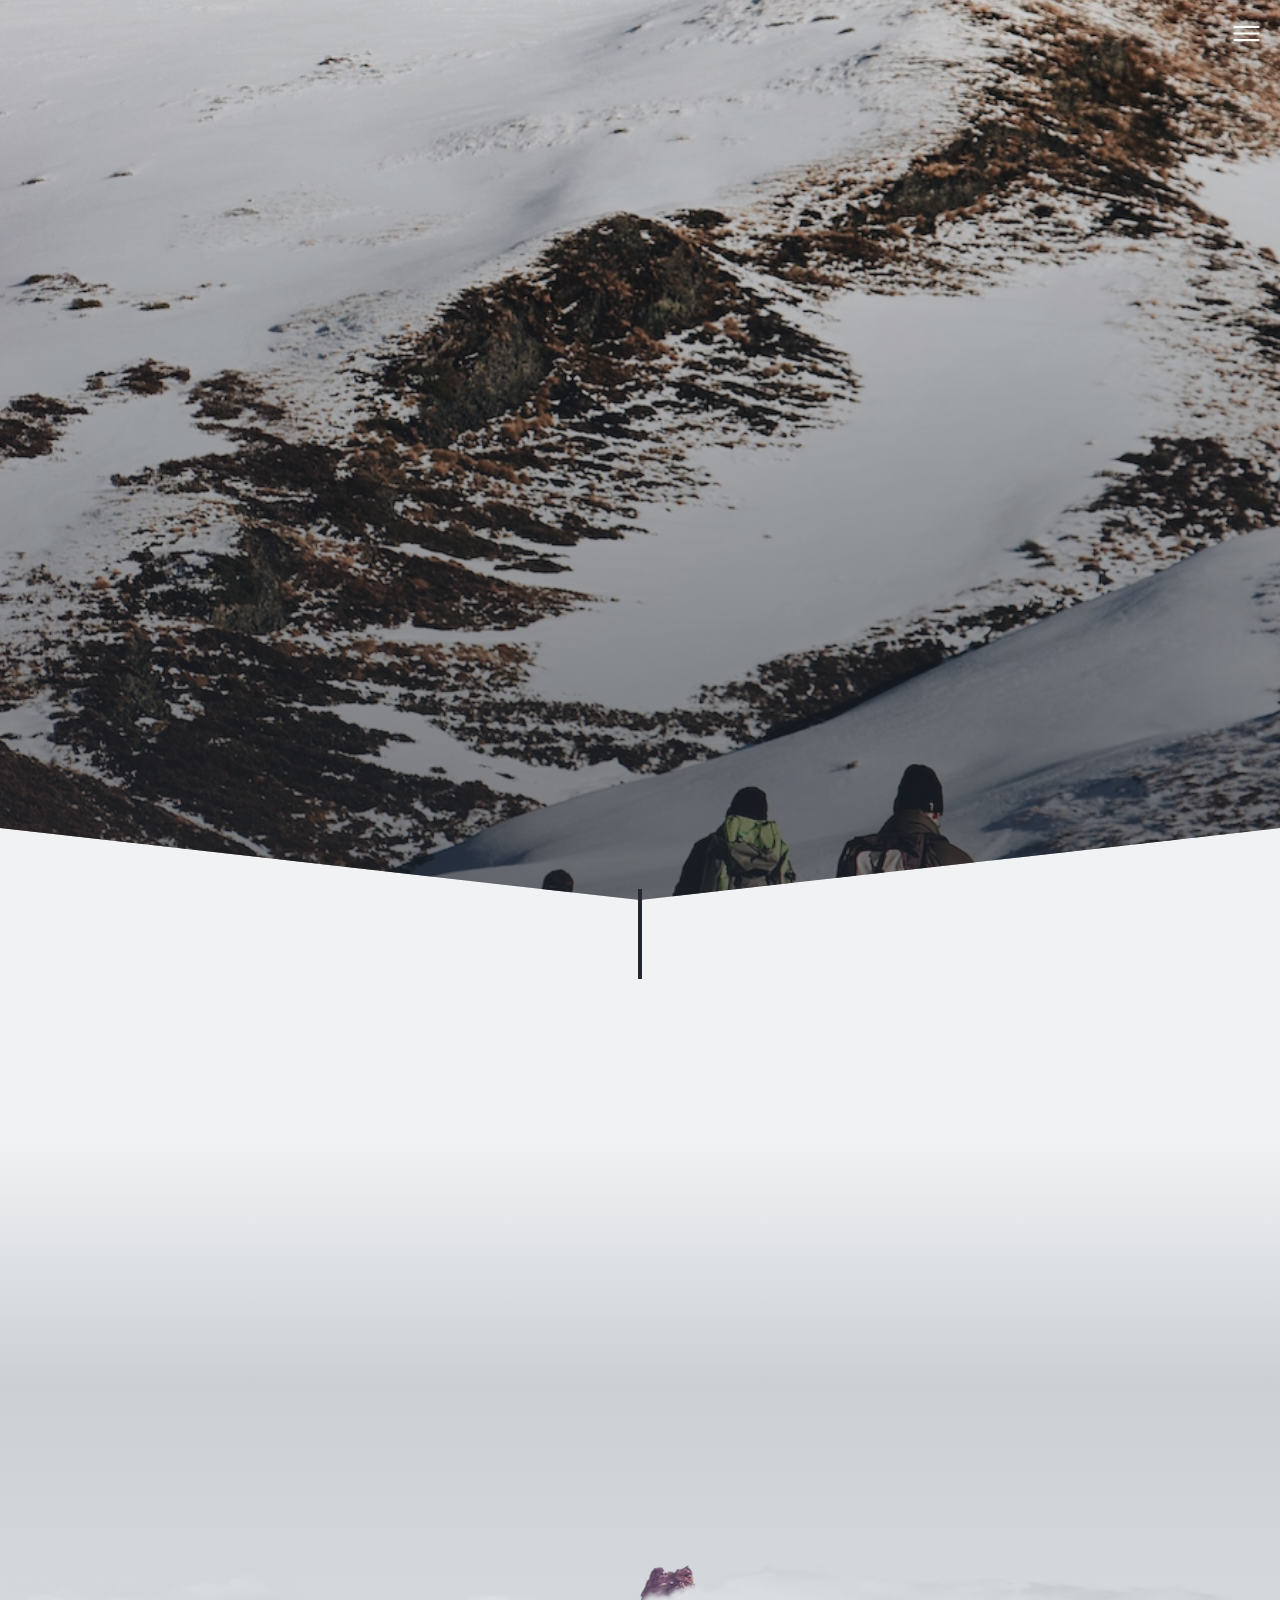
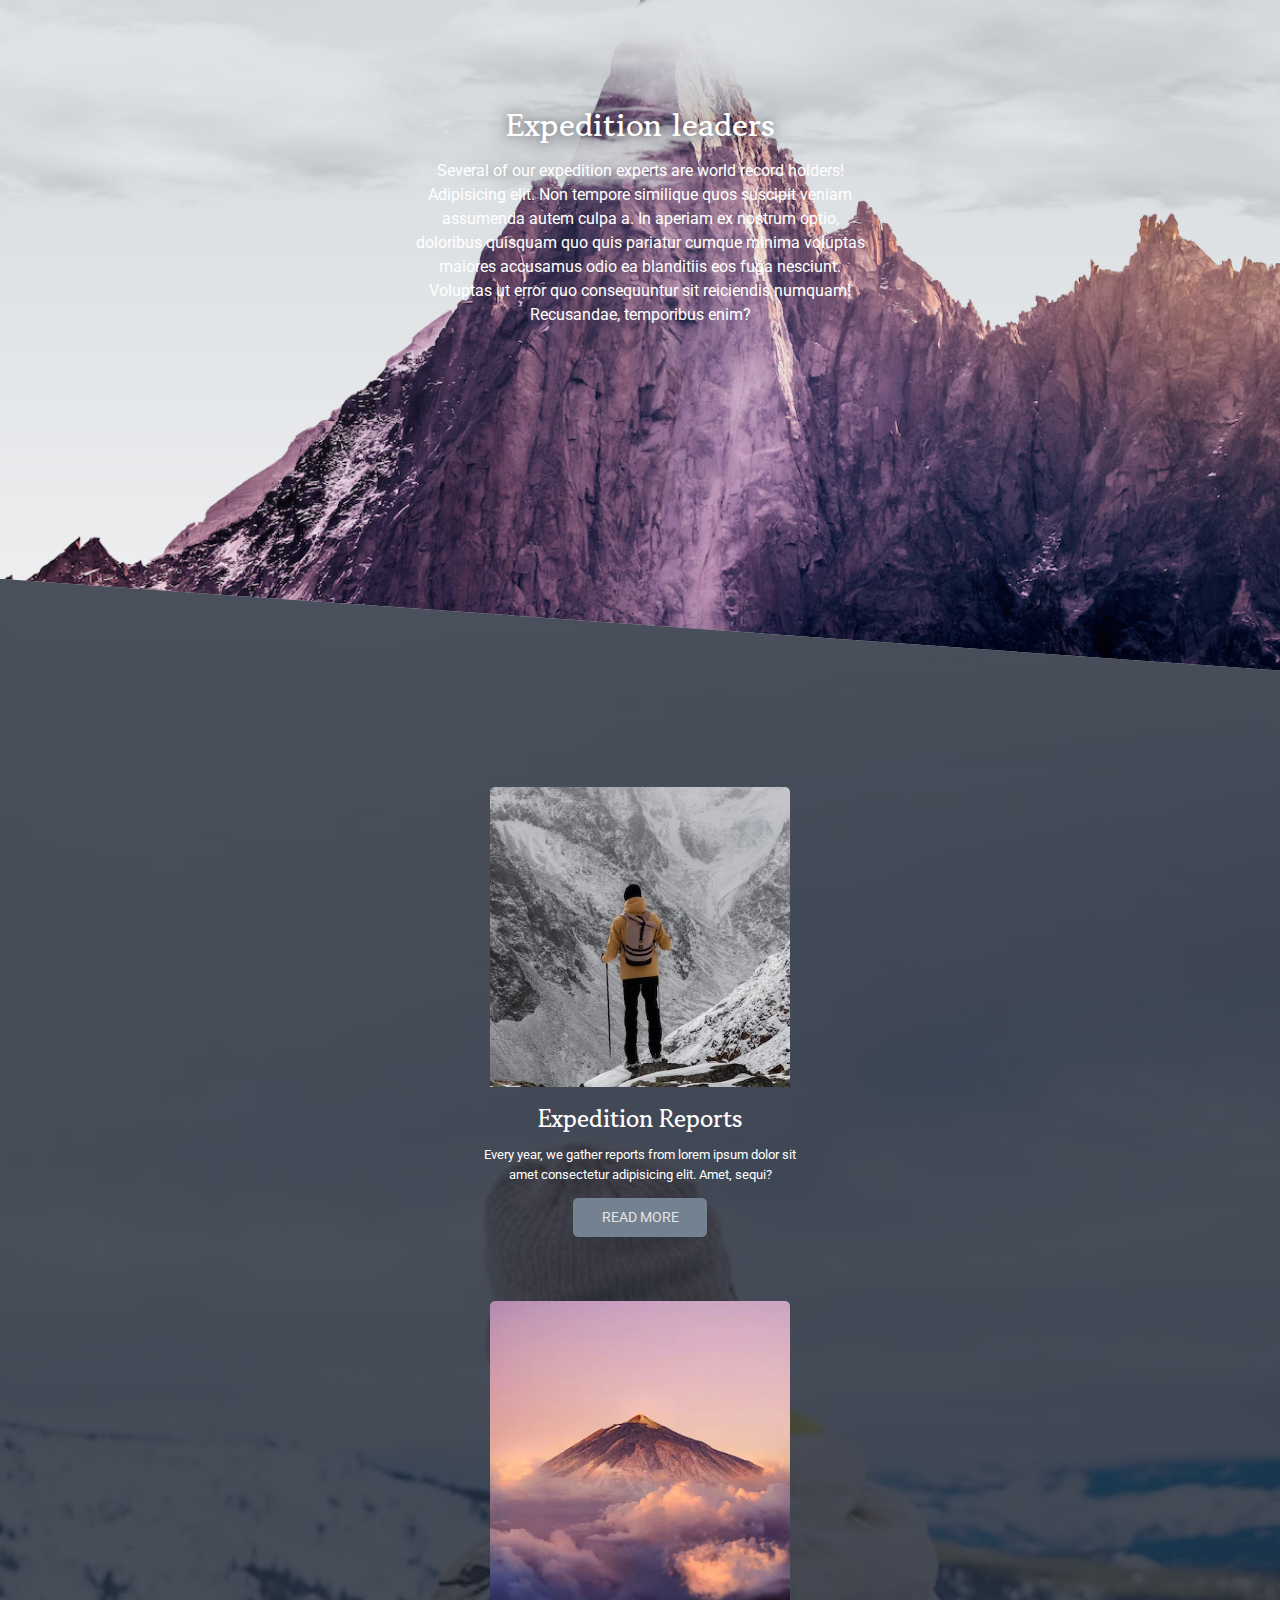
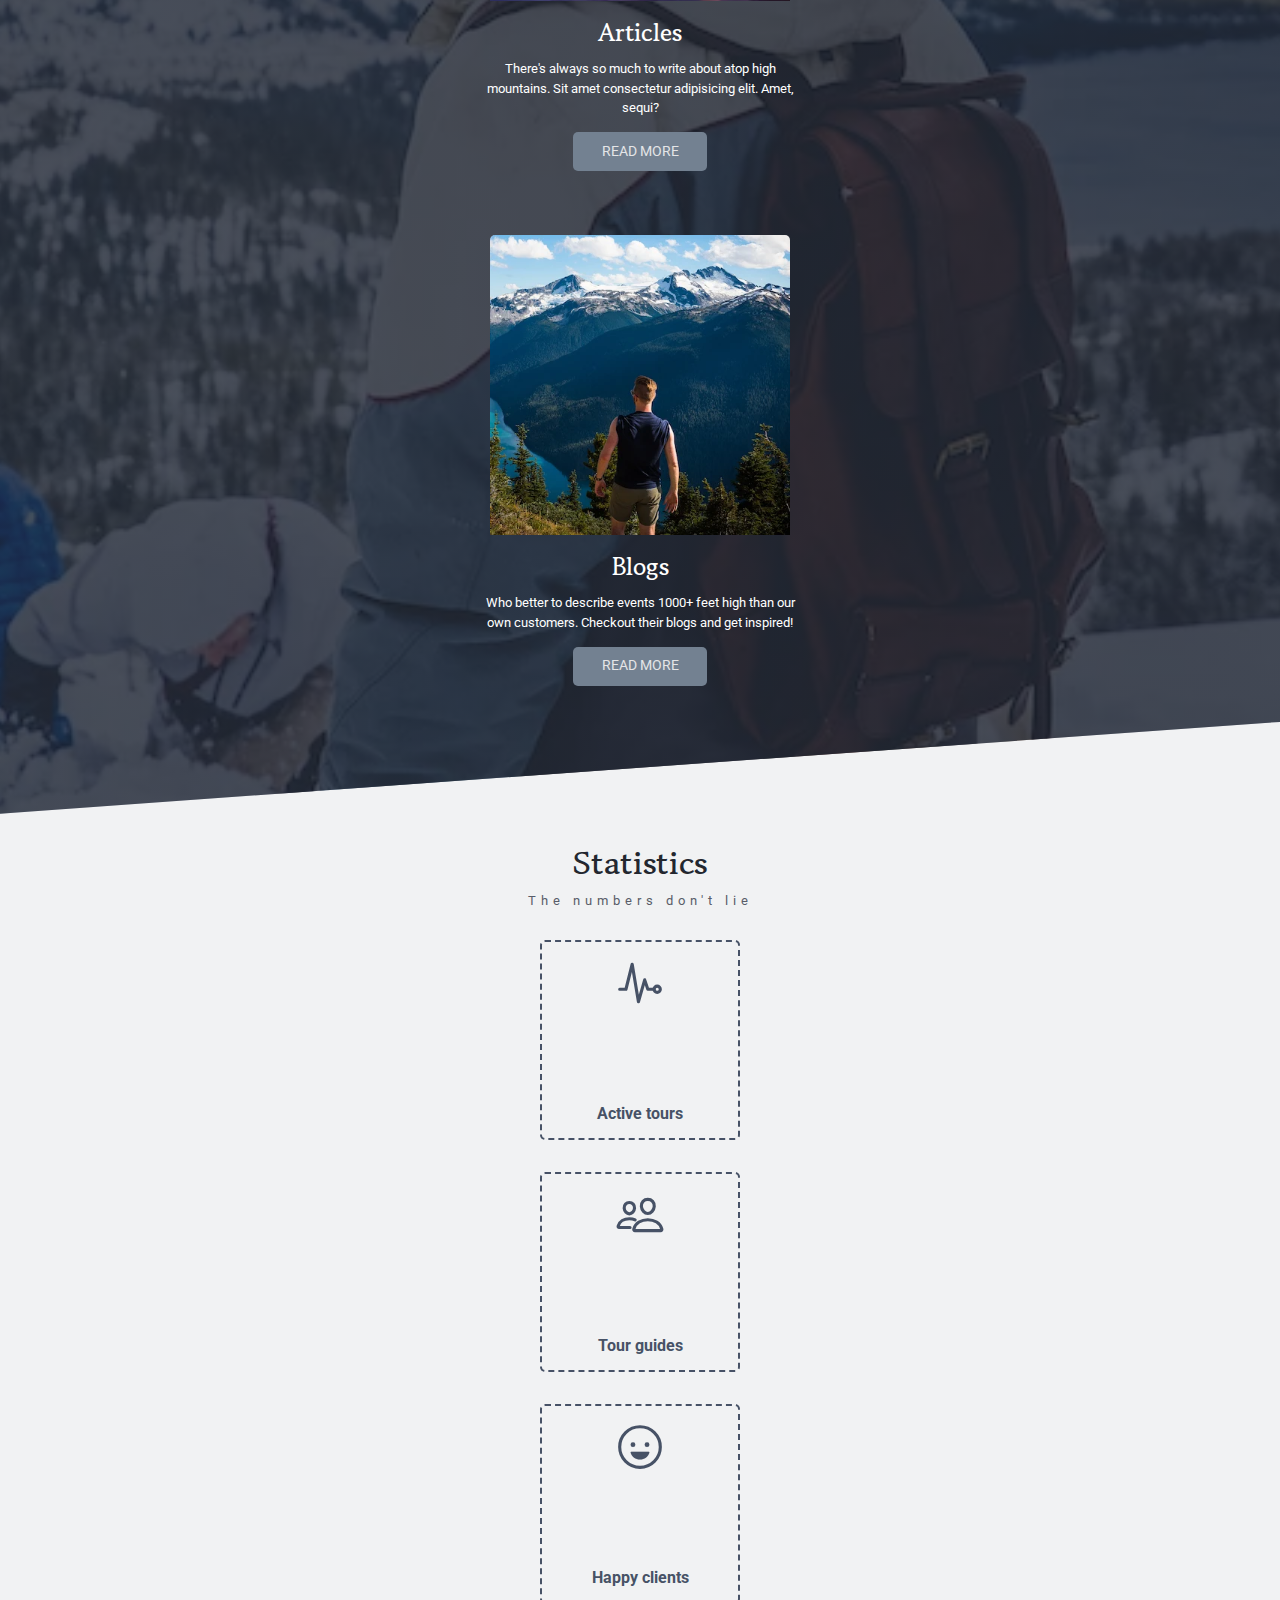
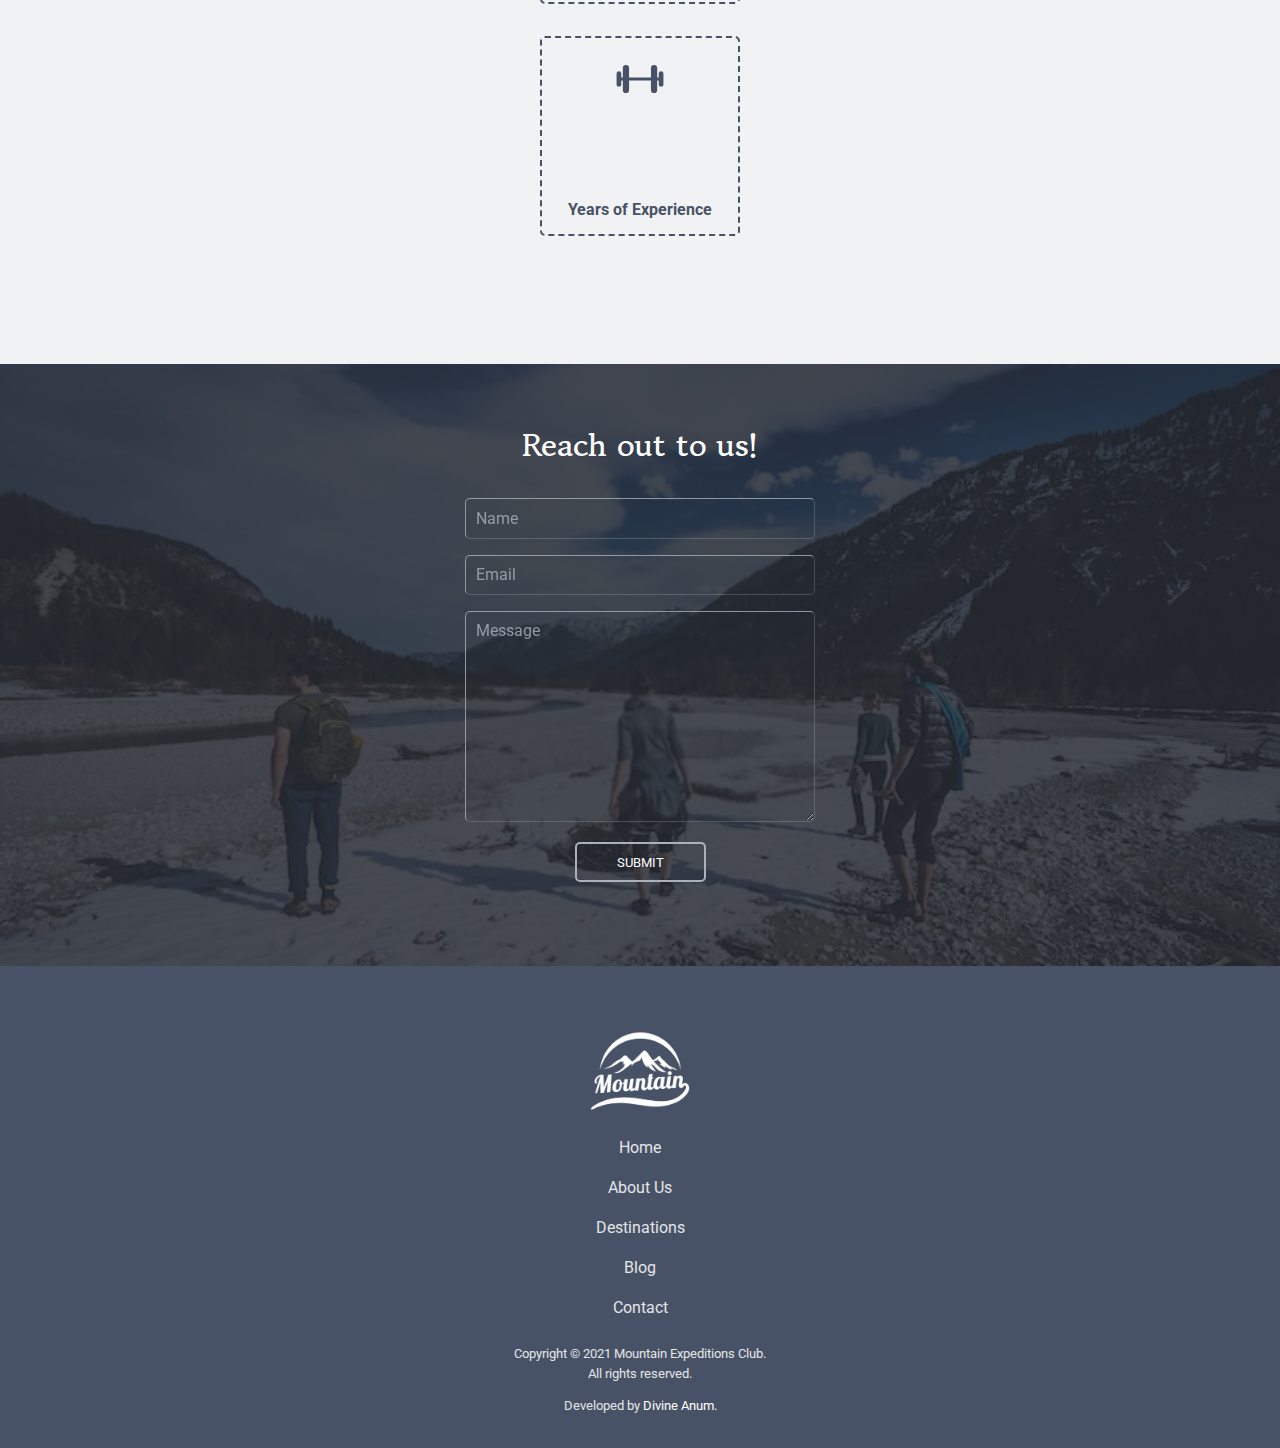
<file: index.html>
<!DOCTYPE html>
<html lang="en">
    <head>
        <meta charset="UTF-8" />
        <meta http-equiv="X-UA-Compatible" content="IE=edge" />
        <meta name="viewport" content="width=device-width, initial-scale=1.0" />
        <title>Adventure Club</title>
        <!-- Google font -->
        <link rel="preconnect" href="https://fonts.googleapis.com" />
        <link rel="preconnect" href="https://fonts.gstatic.com" crossorigin />
        <link href="https://fonts.googleapis.com/css2?family=Gowun+Batang:wght@400;700&family=Roboto:ital,wght@0,300;0,400;1,700;1,900&display=swap" rel="stylesheet" />
        <!-- CSS -->
        <link rel="stylesheet" href="style.css" />
        <!-- Javascript -->
        <script src="./script.js" defer></script>
    </head>
    <body id="body">

        <!-- Header: Navbar, Banner -->
        <header class="header">
            <nav class="header__main-nav">
                <div class="header__nav-content">
                    <button type="button" class="header__toggle-btn">
                        <svg class="header__toggle-icon" xmlns="http://www.w3.org/2000/svg" viewBox="0 0 512 512"><title>ionicons-v5-j</title><line class="line1" x1="80" y1="160" x2="432" y2="160" style="fill:none;stroke-linecap:round;stroke-miterlimit:10;stroke-width:32px"/><line class="line2" x1="80" y1="256" x2="432" y2="256" style="fill:none;stroke-linecap:round;stroke-miterlimit:10;stroke-width:32px"/><line class="line3" x1="80" y1="352" x2="432" y2="352" style="fill:none;stroke-linecap:round;stroke-miterlimit:10;stroke-width:32px"/></svg>
                    </button>
                    <div class="header__nav-list-container">
                        <ul class="header__nav-list">
                            <li class="header__nav-list-item"><a href="#">Home</a></li>
                            <li class="header__nav-list-item"><a href="#">About Us</a></li>
                            <li class="header__nav-list-item"><a href="#">Destinations</a></li>
                            <li class="header__nav-list-item"><a href="#">Blog</a></li>
                            <li class="header__nav-list-item"><a href="#">Contact</a></li>
                        </ul>
                    </div>
                </div>
            </nav>
            
            <div class="header__banner">
                <div class="container header__banner-text-wrapper">
                    <img class="header__banner-logo banner fade-in-top" src="./assets/logos/mountain-logo-white.png" alt="">
                    <h1 class="header__heading banner fade-in-left delay-p5">Welcome to Mountain Expeditions Club!</h1>
                    <p class="header__intro-text banner fade-in-bottom delay-1">Overseers Expeditions, Mountain Challenges, Private Guiding & Instructing</p>
                </div>
            </div>
        </header>
        <!-- End Header: Navbar, Banner -->

        <!-- Had to put it outside to prevent clipping -->
        <a class="back-to-top-btn" href="#">
            <svg class="back-to-top-icon" xmlns="http://www.w3.org/2000/svg" viewBox="0 0 512 512"><title>ionicons-v5-b</title><path d="M414,321.94,274.22,158.82a24,24,0,0,0-36.44,0L98,321.94c-13.34,15.57-2.28,39.62,18.22,39.62H395.82C416.32,361.56,427.38,337.51,414,321.94Z"/></svg>
        </a>
        
        <!-- About Section -->
        <section class="about">
            <div class="container">
                <h2 class="about__heading fade fade-in-bottom">About Us</h2>
                <div class="row">
                    <div class="col">
                        <p class="about__text fade fade-in-left delay-p3"><strong>Mountain Expedition</strong> is a fast growing Swiss-based group founded
                            by an extraterrestrial. Lorem ipsum dolor sit amet consectetur adipisicing elit. Totam, quas.
                        </p>
                        <p class="about__text fade fade-in-right delay-p4">Our work <strong>culture</strong> is second to none dolor, sit amet consectetur adipisicing elit. Inventore delectus aliquid, similique error ratione nisi.</p>
                    </div>
                    <div class="col">
                        <p class="about__text fade fade-in-bottom delay-p4">We <strong>prioritize</strong> customer satisfaction dolor sit amet consectetur adipisicing elit. Rem itaque nostrum quod iusto! Sint amet adipisci modi voluptatum iste qui. Maxime ex temporibus vitae praesentium dolorum quas sed inventore dolore?</p>
                        <a href="#" class="about__about-btn fade fade-in-right delay-p4">Read More</a>
                    </div>
                </div>
            </div>
        </section>
        <!-- End About Section -->

        <!-- Leaders Section -->
        <section class="leaders">
            <div class="container">
                <img src="./assets/logos/mountain-logo-alt.png" class="leaders__logo" alt="Mountain logo">
                <h2 class="leaders__heading">
                    Expedition leaders
                </h2>
                <p class="leaders__text">Several of our expedition experts are world record holders! Adipisicing elit. Non tempore similique quos suscipit veniam assumenda autem culpa a. In aperiam ex nostrum optio, doloribus quisquam quo quis pariatur cumque minima voluptas maiores accusamus odio ea blanditiis eos fuga nesciunt. Voluptas ut error quo consequuntur sit reiciendis numquam! Recusandae, temporibus enim?</p>
            </div>
        </section>
        <!-- End Leaders Section -->

        <!-- Activities Section -->
        <section class="activities">
            <div class="container">
                <div class="row">
                    <article class="activities__card">
                        <div class="activities__img-wrapper">
                            <img src="./assets/images/mobile/expedition-reports.webp" loading="lazy" alt="Man hiking">
                        </div>
                        <h3 class="activities__card-heading">Expedition Reports</h3>
                        <p class="activities__card-excerpt">Every year, we gather reports from lorem ipsum dolor sit amet consectetur adipisicing elit. Amet, sequi?</p>
                        <a href="#" class="activities__btn">Read More</a>
                    </article>
                    <article class="activities__card">
                        <div class="activities__img-wrapper">
                            <img src="./assets/images/mobile/mountain-dawn.webp" loading="lazy" alt="Mountain with clouds at dawn">
                        </div>
                        <h3 class="activities__card-heading">Articles</h3>
                        <p class="activities__card-excerpt">There's always so much to write about atop high mountains. Sit amet consectetur adipisicing elit. Amet, sequi?</p>
                        <a href="#" class="activities__btn">Read More</a>
                    </article>
                    <article class="activities__card">
                        <div class="activities__img-wrapper">
                            <img src="./assets/images/mobile/man-facing-water.webp" loading="lazy" alt="Man overlooking lake">
                        </div>
                        <h3 class="activities__card-heading">Blogs</h3>
                        <p class="activities__card-excerpt">Who better to describe events 1000+ feet high than our own customers. Checkout their blogs and get inspired!</p>
                        <a href="#" class="activities__btn">Read More</a>
                    </article>
                </div>
            </div>
        </section>
        <!-- End Activities Section -->

        <!-- Statistics Section -->
        <section class="statistics">
            <div class="container">
                <h2 class="statistics__heading">Statistics</h>
                <p class="statistics__sub-heading">The numbers don't lie</p>
                <div class="row">
                    <article class="statistics__card">
                        <svg class="statistics__icon" xmlns="http://www.w3.org/2000/svg" viewBox="0 0 512 512"><title>ionicons-v5-p</title><polyline points="48 320 112 320 176 64 240 448 304 224 336 320 400 320" style="fill:none;stroke-linecap:round;stroke-linejoin:round;stroke-width:32px"/><circle cx="432" cy="320" r="32" style="fill:none;stroke-linecap:round;stroke-linejoin:round;stroke-width:32px"/></svg>
                        <span class="statistics__number" data-target="250"></span>
                        <span class="statistics__desc">Active tours</span>
                    </article>
                    <article class="statistics__card">
                        <svg class="statistics__icon" xmlns="http://www.w3.org/2000/svg" viewBox="0 0 512 512"><title>ionicons-v5-p</title><path d="M402,168c-2.93,40.67-33.1,72-66,72s-63.12-31.32-66-72c-3-42.31,26.37-72,66-72S405,126.46,402,168Z" style="fill:none;stroke-linecap:round;stroke-linejoin:round;stroke-width:32px"/><path d="M336,304c-65.17,0-127.84,32.37-143.54,95.41-2.08,8.34,3.15,16.59,11.72,16.59H467.83c8.57,0,13.77-8.25,11.72-16.59C463.85,335.36,401.18,304,336,304Z" style="fill:none;stroke-miterlimit:10;stroke-width:32px"/><path d="M200,185.94C197.66,218.42,173.28,244,147,244S96.3,218.43,94,185.94C91.61,152.15,115.34,128,147,128S202.39,152.77,200,185.94Z" style="fill:none;stroke-linecap:round;stroke-linejoin:round;stroke-width:32px"/><path d="M206,306c-18.05-8.27-37.93-11.45-59-11.45-52,0-102.1,25.85-114.65,76.2C30.7,377.41,34.88,384,41.72,384H154" style="fill:none;stroke-linecap:round;stroke-miterlimit:10;stroke-width:32px"/></svg>
                        <span class="statistics__number" data-target="640"></span>
                        <span class="statistics__desc">Tour guides</span>
                    </article>
                    <article class="statistics__card">
                        <svg class="statistics__icon" xmlns="http://www.w3.org/2000/svg" viewBox="0 0 512 512"><title>ionicons-v5-p</title><circle cx="184" cy="232" r="24"/><path d="M256.05,384c-45.42,0-83.62-29.53-95.71-69.83A8,8,0,0,1,168.16,304H343.85a8,8,0,0,1,7.82,10.17C339.68,354.47,301.47,384,256.05,384Z"/><circle cx="328" cy="232" r="24"/><circle cx="256" cy="256" r="208" style="fill:none;stroke-miterlimit:10;stroke-width:32px"/></svg>
                        <span class="statistics__number" data-target="947"></span>
                        <span class="statistics__desc">Happy clients</span>
                    </article>
                    <article class="statistics__card">
                        <svg class="statistics__icon" xmlns="http://www.w3.org/2000/svg" viewBox="0 0 512 512"><title>ionicons-v5-p</title><line x1="48" y1="256" x2="464" y2="256" style="fill:none;stroke-linecap:round;stroke-linejoin:round;stroke-width:32px"/><rect x="384" y="128" width="32" height="256" rx="16" ry="16" style="fill:none;stroke-linecap:round;stroke-linejoin:round;stroke-width:32px"/><rect x="96" y="128" width="32" height="256" rx="16" ry="16" style="fill:none;stroke-linecap:round;stroke-linejoin:round;stroke-width:32px"/><rect x="32" y="192" width="16" height="128" rx="8" ry="8" style="fill:none;stroke-linecap:round;stroke-linejoin:round;stroke-width:32px"/><rect x="464" y="192" width="16" height="128" rx="8" ry="8" style="fill:none;stroke-linecap:round;stroke-linejoin:round;stroke-width:32px"/></svg>
                        <span class="statistics__number" data-target="68"></span>
                        <span class="statistics__desc">Years of Experience</span>
                    </article>
                </div>
            </div>
        </section>
        <!-- End Statistics Section -->

        <!-- Contact Us Section -->
        <section class="contact-us">
            <div class="container">
                <h2 class="contact-us__heading">Reach out to us!</h2>
                <input class="contact-us__name-input" type="text"  placeholder="Name">
                <input class="contact-us__email-input" type="email" placeholder="Email">
                <textarea class="contact-us__message-input" cols="30" rows="10" placeholder="Message"></textarea>
                <button class="contact-us__submit-btn" type="button">Submit</button>
            </div>
        </section>
        <!-- End Contact Us Section -->
        
        <!-- Footer -->
        <footer class="footer">
            <div class="container">
                <img class="footer__logo" src="./assets/logos/mountain-logo-white.png" alt="Mountain logo">
                <ul class="footer__nav-list">
                            <li class="footer__nav-list-item"><a href="#">Home</a></li>
                            <li class="footer__nav-list-item"><a href="#">About Us</a></li>
                            <li class="footer__nav-list-item"><a href="#">Destinations</a></li>
                            <li class="footer__nav-list-item"><a href="#">Blog</a></li>
                            <li class="footer__nav-list-item"><a href="#">Contact</a></li>
                        </ul>
                <p class="footer__copyright">Copyright &copy; 2021 Mountain Expeditions Club.</p>
                <p class="footer__copyright">All rights reserved.</p>
                <p class="footer__developer">Developed by <a href="https://github.com/CHR-onicles">Divine Anum.</a></p>
            </div>
        </footer>
        <!-- End Footer -->

    </body>
</html>
</file>
<file: style.css>
/*=================
Custom Properties
=================*/
:root {
    --ff-accent: "Gowun Batang", serif;
    --ff-primary: "Roboto", sans-serif;

    --clr-white: hsl(220, 6%, 90%);
    --clr-gray-light: hsl(233, 5%, 61%);
    --clr-gray: hsl(224, 8%, 38%);
    --clr-black: hsl(220, 15%, 16%);

    --clr-primary-v-light: hsl(215, 11%, 70%);
    --clr-primary-light: hsl(212, 12%, 51%);
    --clr-primary: hsl(219, 18%, 34%);

    --transition: all 0.3s;
    --radius: 5px;
}
/*=================
Global Styles
=================*/
*,
*::before,
*::after {
    padding: 0;
    margin: 0;
    box-sizing: border-box;
}
html {
    scroll-behavior: smooth;
}
body {
    font-family: var(--ff-primary);
    background: hsl(220, 6%, 95%);
    line-height: 1.5;
    position: relative;
}
img {
    max-width: 100%;
}
a {
    text-decoration: none;
}
h1,
h2,
h3 {
    font-family: var(--ff-accent);
    line-height: 1.1;
}
/*=================
Utility Classes
=================*/
.container {
    width: min(85vw, 70.5rem);
    margin: 0 auto;
}
.row {
    display: flex;
}
.no-scroll {
    overflow: hidden;
}
.fade-in-left,
.fade-in-right,
.fade-in-top,
.fade-in-bottom {
    opacity: 0;
    transition: transform 0.5s, opacity 0.5s;
}
.fade-in-left {
    transform: translateX(-20px);
}
.fade-in-right {
    transform: translateX(20px);
}
.fade-in-top {
    transform: translateY(-20px);
}
.fade-in-bottom {
    transform: translateY(20px);
}
.delay-p5 {
    transition-delay: 0.5s;
}
.delay-p4 {
    transition-delay: 0.4s;
}
.delay-p3 {
    transition-delay: 0.3s;
}
.delay-1 {
    transition-delay: 1s;
}
.delay-2p5{
    transition-delay: 2.5s;
}
.delay-2 {
    transition-delay: 2s;
}
.delay-2p5 {
    transition-delay: 2.5s;
}
.appear {
    opacity: 1;
    transform: translate(0);
}
/*=================
Animations
=================*/
@keyframes clouds {
    from {
        background-position: 50% 0%;
    }
    to {
        background-position: -550% 0%;
    }
}
@keyframes pulse {
    from {
        transform: scale(1);
        opacity: .75;
    }
    to {
        transform: scale(1.4);
        opacity: 0;
    }
}
/*=================
Main Header
=================*/
.header {
    min-height: 100vh;
    color: white;
    display: flex;
    justify-content: center;
    align-items: center;
    transform: translateX(0);
    transition: transform 0.6s;
}
.header::before {
    background: linear-gradient(to top, hsla(220, 15%, 16%, 0.6), hsla(220, 15%, 16%, 0.1)), url("./assets/images/mobile/hero.webp") no-repeat center / cover;
    clip-path: polygon(0 0, 100% 0, 100% 92%, 50% 100%, 0 92%);
    overflow: hidden;
    content: "";
    position: absolute;
    top: 0;
    left: 0;
    width: 100%;
    height: 100%;
    z-index: -1;
}
.header__toggle-btn {
    background: none;
    border: none;
    position: fixed;
    top: 1rem;
    right: 1rem;
    transform: translateX(0);
    transition: transform 0.6s;
}
.header__toggle-icon {
    width: 35px;
    stroke: white;
    transition: stroke 0.6s;
}
.header__nav-list-container {
    position: absolute;
    top: 3rem;
    right: 2.5rem;
    width: min(80%, 270px);
    z-index: 9;
    clip-path: polygon(0 0, 100% 0, 100% 92%, 50% 100%, 0 92%);
    transform: scale(0);
    opacity: 0;
    transform-origin: top right;
    transition: transform 0.4s ease, opacity 0.4s;
}
.header__nav-list {
    list-style-type: none;
    background: var(--clr-primary);
    padding: 2em;
}
.header__nav-list-item {
    padding: 0.5em 0;
}
.header__nav-list-item a {
    color: white;
}
.header.nav-active {
    transform: translateX(-100%);
}
.header.nav-active .header__toggle-btn {
    transform: translateX(calc(100% + 2rem));
}
.header.nav-active .header__toggle-icon {
    stroke: var(--clr-primary);
}
.header__toggle-icon .line1,
.line2,
.line3 {
    transform: rotateZ(0deg);
    transition: transform 0.5s ease, opacity 0.5s ease;
}
.line1 {
    transform-origin: left top;
}
.line3 {
    transform-origin: left bottom;
}
.header.nav-active .header__toggle-icon .line1 {
    transform: translate(30%, -13%) rotateZ(41deg);
}
.header.nav-active .header__toggle-icon .line2 {
    width: 0;
    opacity: 0;
}
.header.nav-active .header__toggle-icon .line3 {
    transform: translate(30%, 0%) rotateZ(-41deg);
}
/* .header__nav-list-container.nav-active{ */

/* } */

.header__banner {
    display: flex;
    flex-direction: column;
    justify-content: center;
    align-items: center;
}
.header__banner-logo,
.leaders__logo {
    display: block;
    width: 150px;
    margin: 0 auto;
}
.header__banner-text-wrapper {
    text-align: center;
}
.header__heading {
    font-size: 2.5rem;
    margin-top: 2rem;
}
.header__intro-text {
    margin-top: 1.5rem;
    font-family: var(--ff-primary);
    font-size: 0.8125rem;
    font-style: italic;
}
.back-to-top-btn {
    display: flex;
    justify-content: center;
    place-items: center;
    position: fixed;
    bottom: 0.6rem;
    right: 0.6rem;
    width: 40px;
    height: 40px;
    background: var(--clr-black);
    border-radius: 50%;
    z-index: 99;
    opacity: 0;
    transform: translateY(10px);
    transition: transform 0.4s, opacity 0.4s;
}
.back-to-top-btn::before{
    content: "";
    position: absolute;
    top: 0;
    left: 0;
    width: 100%;
    height: 100%;
    border-radius: 50%;
    z-index: -1;
}
.back-to-top-btn.active {
    opacity: 1;
    transform: translateY(0);
}
.back-to-top-btn.active::before {
    background: var(--clr-primary-light);
    animation: pulse 3s ease infinite;
}
.back-to-top-icon {
    fill: var(--clr-white);
    width: 30px;
}
/*=================
About Us Section
=================*/
.about {
    margin-top: 4.5rem;
    position: relative;
    background: linear-gradient(to top, hsla(212, 12%, 51%, 0.3), hsla(220, 6%, 95%, 1) 60%);
}
.about::before {
    content: "";
    position: absolute;
    top: -5.2rem;
    left: 50%;
    transform: translateX(-50%);
    height: 90px;
    width: 4px;
    background: var(--clr-black);
    transition: opacity 0.6s;
}
#body.no-scroll .about::before {
    opacity: 0;
}
.about__heading {
    padding-top: 0.6em;
    text-align: center;
    font-weight: 700;
    /* transform: translateX(-10px); */
    /* opacity: 0; */
    /* animation: fade-in 1s ease-out forwards; */
}
.about .row {
    display: block;
    text-align: center;
    color: var(--clr-black);
}
.about__text {
    margin: 0.8em auto 0 auto;
    width: min(90%, 45ch);
}
.about__about-btn,
.activities__btn {
    display: inline-block;
    font-size: 0.9rem;
    margin: 1em 0;
    padding: 0.6em 2em;
    background: var(--clr-black);
    color: var(--clr-white);
    border-radius: var(--radius);
    text-transform: uppercase;
}
/*=================
Leader Section
=================*/
.leaders {
    padding-top: 6rem;
    position: relative;
    min-height: 100vh;
    color: white;
    text-align: center;
    background: linear-gradient(hsla(212, 12%, 51%, 0.3), hsla(212, 12%, 51%, 0));
    overflow: hidden;
}
.leaders .container {
    z-index: 2;
}
.leaders__logo {
    margin-top: 6em;
    opacity: 0;
}
.leaders__heading {
    --clr-black: hsla(220, 15%, 16%, 0.4);

    margin-top: 0.5em;
    font-size: 2rem;
    text-shadow: 0 0 10px var(--clr-black), 0 0 20px var(--clr-black), 0 0 50px var(--clr-black);
}
.leaders::before {
    content: "";
    position: absolute;
    top: 20%;
    left: 0;
    width: 100%;
    min-height: 100vh;
    background: url("./assets/images/mobile/expedition.png") center / cover no-repeat;
    filter: saturate(150%);
    z-index: -3;
}
.leaders::after {
    content: "";
    position: absolute;
    top: 20%;
    left: 0;
    width: 100%;
    min-height: 300px;
    background: url("./assets/images/cloud2.png") center / cover repeat;
    background-size: 200% 100%;
    z-index: -1;
    animation: clouds 120s linear infinite;
}
.leaders__text {
    margin: 1rem auto 0 auto;
    max-width: 50ch;
}
/*=================
Activities Section
=================*/
.activities {
    --clr-black: hsla(220, 25%, 16%, 0.8);

    position: relative;
    padding: 13rem 0 8rem 0;
    margin-top: -6.5rem;
    width: 100%;
    color: white;
    text-align: center;
    background: linear-gradient(90deg, var(--clr-black), var(--clr-black)), url("./assets/images/mobile/snowfield.webp") center / cover no-repeat;
    clip-path: polygon(0 0, 100% 5%, 100% 95%, 0 100%);
    z-index: -1;
}
.activities .row {
    display: block;
}
.activities__card + .activities__card {
    margin-top: 4rem;
}
.activities__card-heading {
    font-size: 1.5rem;
    padding-top: 0.5em;
}
.activities__card-excerpt {
    margin: 0.8rem auto 0 auto;
    font-size: 0.8125rem;
    max-width: 45ch;
}
.activities__img-wrapper {
    width: min(100%, 300px);
    min-height: 300px;
    border-radius: var(--radius);
    overflow: hidden;
    margin: 0 auto;
}
.activities__btn {
    background: var(--clr-primary-light);
    text-transform: uppercase;
    margin-bottom: 0;
}
/*=================
Statistics Section
=================*/
.statistics {
    text-align: center;
    margin-top: 2em;
}
.statistics__heading {
    font-size: 2rem;
    color: var(--clr-black);
}
.statistics__sub-heading {
    font-family: var(--ff-primary);
    font-weight: 400;
    font-size: 0.8125rem;
    margin-top: 1em;
    letter-spacing: 5px;
    color: var(--clr-gray);
}
.statistics .row {
    display: block;
}
.statistics__card {
    display: flex;
    flex-direction: column;
    align-items: center;
    justify-content: space-between;
    border: 2px dashed var(--clr-primary);
    padding: 0.5em 0;
    margin: 1em auto;
    width: 200px;
    height: 200px;
    font-family: var(--ff-primary);
    color: var(--clr-primary);
    text-align: center;
    border-radius: var(--radius);
}
.statistics__icon,
.statistics__icon * {
    stroke: var(--clr-primary);
    fill: var(--clr-primary);
}
.statistics__icon {
    display: block;
    width: 50px;
}

.statistics__number {
    display: block;
    font-size: 3rem;
    font-family: var(--ff-accent);
    color: var(--clr-black);
}
.statistics__desc {
    display: inline-block;
    font-size: 1rem;
    /* font-weight: 300; */
}
/*=================
Contact Us Section
=================*/
.contact-us {
    --clr-black: hsla(220, 15%, 16%, 0.8);
    background: linear-gradient(var(--clr-black), var(--clr-black)), url("./assets/images/mobile/mountain-valley.webp") center / cover no-repeat;
    margin-top: 8rem;
    padding: 4rem 0;
}
.contact-us__heading {
    font-size: 2rem;
    color: white;
    text-align: center;
    padding-bottom: 0.6em;
}
.contact-us__name-input,
.contact-us__email-input,
.contact-us__message-input {
    --clr-primary-v-light: hsla(215, 11%, 70%, 0.8);
    display: block;
    background: none;
    padding: 0.6em;
    outline: none;
    width: min(100%, 350px);
    margin: 1em auto 0 auto;
    border: 1px solid var(--clr-primary-v-light);
    border-right-color: hsla(220, 6%, 90%, 0.2);
    border-bottom-color: hsla(220, 6%, 90%, 0.2);
    border-radius: var(--radius);
    font-family: inherit;
    font-size: 1rem;
    color: white;
    backdrop-filter: blur(1px);
}
.contact-us__name-input::placeholder,
.contact-us__email-input::placeholder,
.contact-us__message-input::placeholder {
    color: var(--clr-primary-v-light);
}
.contact-us__submit-btn {
    display: block;
    background: transparent;
    margin: 1.5em auto;
    padding: 0.8em 3em;
    border: 2px solid var(--clr-primary-v-light);
    border-radius: var(--radius);
    font-family: inherit;
    text-transform: uppercase;
    color: white;
}
/*=================
Footer
=================*/
.footer {
    padding: 4rem 0 2rem 0;
    background: var(--clr-primary);
    color: var(--clr-white);
}
.footer__logo {
    width: 100px;
    display: block;
    margin: 0 auto;
}
.footer__nav-list {
    list-style-type: none;
    margin: 1rem auto;
}
.footer__nav-list-item {
    text-align: center;
    padding: 0.5rem 0;
}
.footer__nav-list-item a {
    color: var(--clr-white);
}
.footer__copyright,
.footer__developer {
    font-size: 0.8125rem;
    text-align: center;
}
.footer__developer {
    padding-top: 1em;
}
.footer__developer a {
    color: white;
}
</file>
